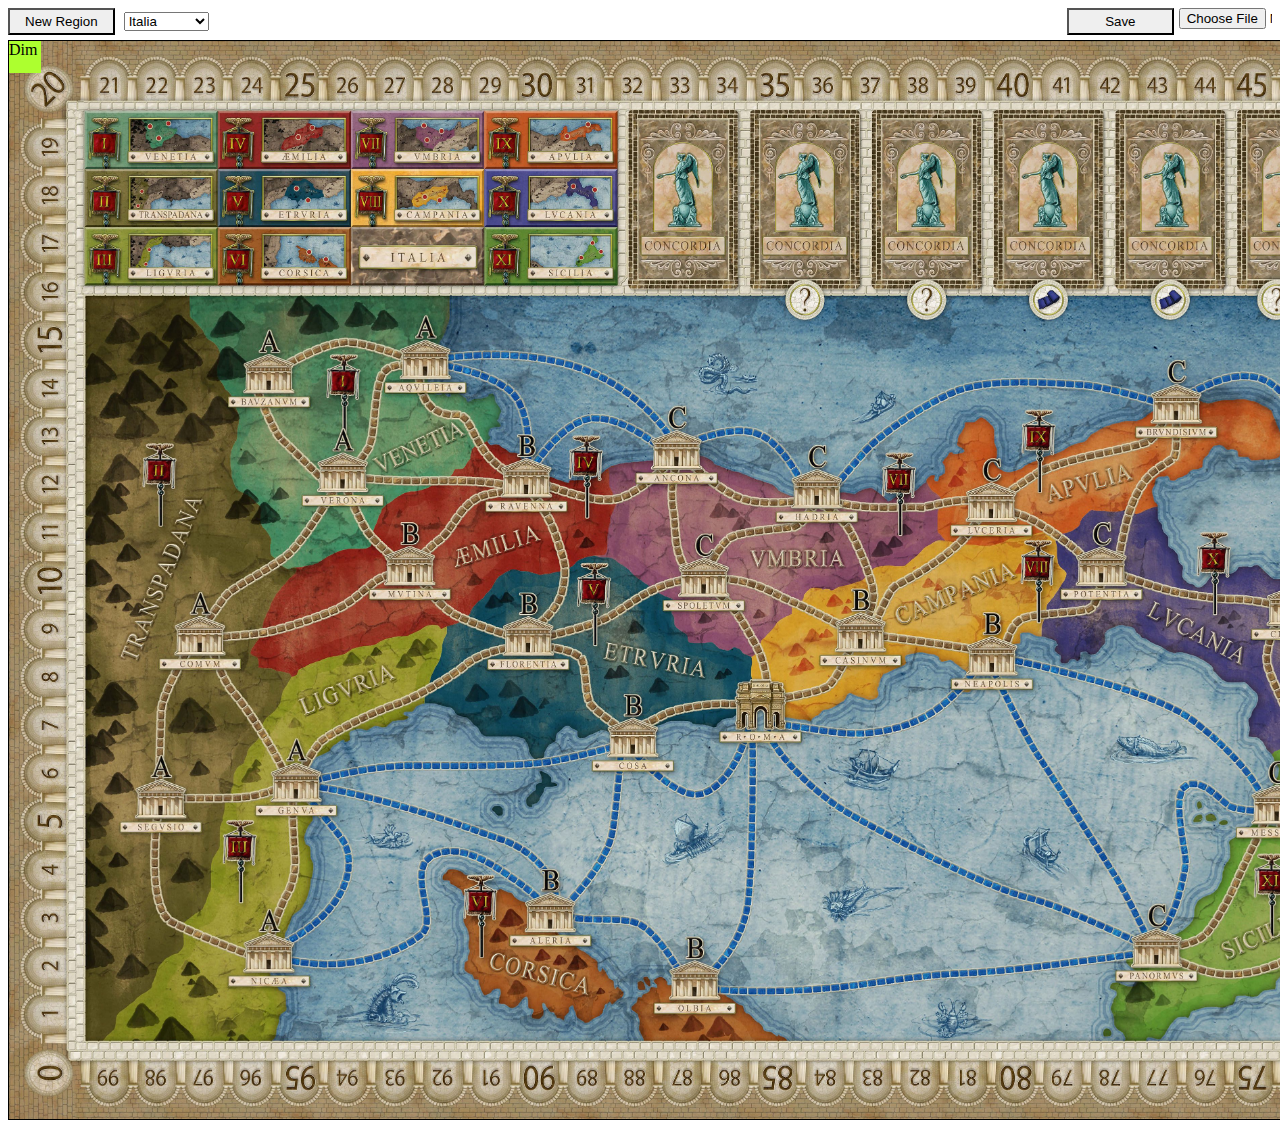
<file: ui/editor/editor.html>
<!DOCTYPE html>
<html>
<head>
<style>

.container {
  position: relative;
  width: 1920px;
  height: 1080px;
  background-position: top left;
  background-repeat: no-repeat;
  background-size: contain;
  box-sizing: border-box;
  border: 1px solid black;
}

.component {
  display: inline-block;
  position: absolute;
  z-index: 1;
}

.partial {
  border: 5px solid red !important;
}

.controls {
  position: absolute;
  display: flex;
  flex-direction: column;
  left: 30px;
  padding-left: 5px;
  width: 7em;
  z-index: 2;
  background-color: white;
  border: 1px solid black;
  padding: 0.5em;
}

.market {
  width: 32px;
  height: 32px;
  background-color: greenyellow;
}


.region {
  width:  32px;
  height: 32px;
}

input {
  margin-bottom: 5px;
  height: 2em;
  width: 7em;
  z-index: 2;
}

button {
  z-index: 2;
  width: 8em;
  height: 2em;
  margin-bottom: 5px;
  margin-right: 5px;
  cursor: pointer;
  background-position: center;
  background-repeat: no-repeat;
}

.city {
  width: 64px;
  height: 72px;
  text-align: center;
}

.selected {
  border: 10px solid black;
}

.edge {
  width:  32px;
  height: 32px;
}

.non-stop {
  border: 5px dashed black !important;
}

.Ship {
  background-image: url("ship.svg");
}

.Person {
  background-image: url("person.svg");
}

.highlight {
  box-shadow: 0px 0px 10px white;
  cursor: pointer;
}

</style>
<script>
let state = {
  map: "Italia",
  next_region: 0,
  next_city: 0,
  next_edge: 0,
  region: {}, city: {}, edge: {},
  loc: { region: {}, city: {}, edge: {}, market: {} }
}

function get(ty,i) {
  return document.getElementById(ty + "_" + i)
}

function newContainer() {
  const dom = document.createElement("div")
  dom.style.backgroundImage = "url(\"../maps/" + state.map + ".jpg\")"

  dom.setAttribute("id","container")
  dom.classList.add("container")
  dom.addEventListener("dragover",(ev) => ev.preventDefault())
  dom.addEventListener("drop",(ev) => {
    ev.preventDefault()
    const me = dom.getBoundingClientRect()
    const [id,x,y,ty] = JSON.parse(ev.dataTransfer.getData("application/json"))
    const el = get(ty,id)
    const new_left = ev.clientX - me.x - x
    const new_top  =  ev.clientY - me.y - y
    el.style.left = new_left + 'px'
    el.style.top = new_top + 'px'
    state.loc[ty][id] = [ new_left, new_top ]
  })
  document.getElementById("body").appendChild(dom)
}

function draggable(id,ty,dom) {
  dom.addEventListener("dragstart",(ev) => {
    ev.dataTransfer.setData("application/json",
      JSON.stringify([ id, ev.offsetX, ev.offsetY, ty ]))
  })
  dom.setAttribute("draggable","true")
}

let question = null

function ask(ty,f) {
  question = { type: ty, fun: f }
  for (const i in state[ty]) get(ty,i).classList.add("highlight")
}

function clearQuestion(ty) {
  question = null
  for (const i in state[ty]) {
    get(ty,i).classList.remove("highlight")
  }
}


function newComponent(id,ty) {
  const dom = document.createElement("div")
  dom.setAttribute("id", ty + "_" + id)
  dom.classList.add("component")
  dom.classList.add(ty)
  dom.style.position = "absolute"
  draggable(id,ty,dom)
  const controls = document.createElement("div")
  controls.classList.add("controls")
  controls.style.display = "none"
  let inMenu = false
  let timeout = null
  dom.addEventListener("mouseenter",() => {
    if (question === null) {
      const [x,y] = state.loc[ty][id]
      controls.style.left = x + 34 + "px"
      controls.style.top = y + "px"
      controls.style.display = "inline-block"
    }
  })
  dom.addEventListener("mouseleave",() => {
    timeout = setTimeout(() => {
      if (!inMenu) controls.style.display = "none"
    }, 500)
  })
  controls.addEventListener("mouseenter",() => {
    inMenu = true
  })
  controls.addEventListener("mouseleave",() => {
    clearTimeout(timeout)
    controls.style.display = "none"
    inMenu = false
  })
  dom.addEventListener("click",() => {
    if (question === null || question.type !== ty) return
    question.fun(id)
    clearQuestion(ty)
  })

  if (state.loc[ty] === undefined) state.loc[ty] = {}
  const loc = state.loc[ty][id]
  if (loc === undefined) {
    const l = state.loc[ty][id - 1]
    state.loc[ty][id] = l === undefined? [0,0] : [l[0] + 32, l[1]]
  }
  const [x,y] = state.loc[ty][id]
  dom.style.left = x + "px"
  dom.style.top = y + "px"

  const cont = document.getElementById("container")
  cont.appendChild(dom)
  cont.appendChild(controls)
  return [dom,controls]
}

function newRegion(exist) {
  const id = exist === undefined? state.next_region++ : exist
  const [dom,controls] = newComponent(id, "region")
  dom.setAttribute("id", "region_" + id)

  function updateColor(color) {
    dom.style.backgroundColor = color
    state.region[id] = color
    console.log(state)
    for (const i in state.city) {
      const c = state.city[i]
      if (c.cityRegion !== id) {
        continue
      }
      get("city", i).style.backgroundColor = color
    }
  }
  if (exist === undefined) {
    updateColor("#f00")
  } else {
    dom.style.backgroundColor = state.region[id]
  }
  const colorEdit = document.createElement("input")
  colorEdit.setAttribute("title", "Change color.")
  colorEdit.addEventListener("keydown",(ev) => {
    if (ev.key === "Enter") updateColor(colorEdit.value)
  })
  controls.appendChild(colorEdit)

  const button = document.createElement("button")
  button.setAttribute("title", "Add a new city to this region.")
  button.style.backgroundImage = "url(\"city.svg\")"
  button.addEventListener("click", () => newCity({ cityTile: "A", cityRegion: id }))
  controls.appendChild(button)
}

function newCity(info, exist) {
  const id = exist === undefined? state.next_city++ : exist
  const [dom,controls] = newComponent(id, "city")

  function update(newInfo) {
    state.city[id] = newInfo
    dom.textContent = newInfo.cityTile
    dom.style.backgroundColor = state.region[newInfo.cityRegion]
  }
  update(info)
  function updateLetter(l) { update({ ...state.city[id], cityTile: l }) }
  function updateRegion(r) { update({ ...state.city[id], cityRegion: r }) }


  const letter = document.createElement("input")
  letter.setAttribute("title", "Change setup letter.")
  letter.addEventListener("keydown",(ev) => {
    if (ev.key === "Enter") updateLetter(letter.value)
  })
  controls.appendChild(letter)

  const button = document.createElement("button")
  button.textContent = "Change Region"
  button.addEventListener("click", () => ask("region", updateRegion))
  controls.appendChild(button)

  const makeLand = document.createElement("button")
  makeLand.setAttribute("title", "Make a new land path.")
  makeLand.classList.add("Person")
  makeLand.addEventListener("click", () => newEdge("Person", id))
  controls.appendChild(makeLand)

  const makeWater = document.createElement("button")
  makeWater.setAttribute("title", "Make a new water route.")
  makeWater.classList.add("Ship")
  makeWater.addEventListener("click", () => newEdge("Ship", id))
  controls.appendChild(makeWater)
}

function newEdge(ty, from, to, stop, exist) {
  const id = exist === undefined? state.next_edge++ : exist
  const [dom,controls] = newComponent(id, "edge")
  dom.classList.add(ty)


  state.edge[id] = { pathWorker: ty,
                     pathCanStop: stop === undefined? true : stop,
                     pathFrom: from,
                     pathTo: to === undefined? from : to }
  if (state.edge[id].pathFrom === state.edge[id].pathTo) {
    dom.classList.add("partial")
  }
  if (!state.edge[id].pathCanStop) {
    dom.classList.add("non-stop")
  }
  function update(what) {
    return (c) => {
      state.edge[id][what] = c
      if (state.edge[id].pathFrom === state.edge[id].pathTo) {
        dom.classList.add("partial")
      } else {
        dom.classList.remove("partial")
      }
      if (!state.edge[id].pathCanStop) {
        dom.classList.add("non-stop")
      } else {
        dom.classList.remove("non-stop")
      }
    }
  }

  dom.addEventListener("mouseenter",() => {
    console.log("enter", state.edge[id].pathFrom)
    get("city",state.edge[id].pathFrom).classList.add("selected")
    get("city",state.edge[id].pathTo).classList.add("selected")
  })
  dom.addEventListener("mouseleave",() => {
    get("city",state.edge[id].pathFrom).classList.remove("selected")
    get("city",state.edge[id].pathTo).classList.remove("selected")
  })

  const changeFrom = document.createElement("button")
  changeFrom.textContent = "Change City 1"
  changeFrom.addEventListener("click", () => ask("city", update("pathFrom")))
  controls.appendChild(changeFrom)

  const changeTo = document.createElement("button")
  changeTo.textContent = "Change City 2"
  changeTo.addEventListener("click", () => ask("city", update("pathTo")))
  controls.appendChild(changeTo)

  const canStop = document.createElement("input")
  canStop.setAttribute("type","checkbox")
  canStop.checked = state.edge[id].pathCanStop
  addEventListener("change", () => update("pathCanStop")(canStop.checked))
  controls.appendChild(canStop)

  const del = document.createElement("button")
  del.textContent = "Delete"
  del.addEventListener("click", () => {
    delete state.edge[id]
    delete state.loc.edge[id]
    dom.remove()
  })
  controls.appendChild(del)
}

function download() {
  const data = "data:text/json;charset=utf-8," + encodeURIComponent(JSON.stringify(state,null,2))
  const button = document.createElement('a')
  button.setAttribute("href", data)
  button.setAttribute("download", state.map + ".json")
  document.body.appendChild(button)
  button.click()
  button.remove()
}

function setupMarket() {
  const [dom1,menu1] = newComponent("TL","market")
  dom1.textContent = "Loc"
  const [dom2,menu2] = newComponent("BR","market")
  dom2.textContent = "Dim"
}

function setupLoad() {
  const dom = document.getElementById("load")
  dom.addEventListener("change",() => {
    if (dom.files.length === 1) {
      const file = dom.files[0]
      const reader = new FileReader()
      reader.addEventListener("load", () => {
        state = JSON.parse(reader.result)
        document.getElementById("container").remove()
        newContainer()
        setupMarket()
        for (const i in state.region) {
          newRegion(Number(i))
        }
        for (const i0 in state.city) {
          const i = Number(i0)
          const city = state.city[i]
          newCity(city,i)
        }
        for (const i0 in state.edge) {
          const i = Number(i0)
          const edge = state.edge[i]
          newEdge(edge.pathWorker, edge.pathFrom, edge.pathTo, edge.pathCanStop, i)
        }

      })
      reader.readAsText(file)
    }
  })  
}

function setupMap() {
  const dom = document.getElementById("map")
  dom.addEventListener("change",() => {
    state.map = dom.value
    const cont = document.getElementById("container")
    cont.style.backgroundImage = "url(\"../maps/" + dom.value + ".jpg\")"
  })
}

</script>
</head>
<body id="body">
<div>
<button onclick="newRegion()">New Region</button>
<select id="map">
  <option selected value="Italia">Italia</option>
  <option value="Byzantium">Byzantium</option>
  <option value="Balearica">Balearica</option>
  <option value="Britannia">Britannia</option>
  <option value="Corsica">Corsica</option>
  <option value="Crete">Crete</option>
  <option value="Cyprus">Cyprus</option>
  <option value="Egypt">Egypt</option>
  <option value="Gallia">Gallia</option>
  <option value="Germania">Germania</option>
  <option value="Hellas">Hellas</option>
  <option value="Hispania">Hispania</option>
  <option value="Imperium">Imperium</option>
  <option value="Ionium">Ionium</option>
  <option value="Roma">Roma</option>
  <option value="Sicilia">Sicilia</option>
</select>
<input style="float:right" type="file" id="load" accept=".json" />
<button style="float:right" onclick="download()">Save</button>
</div>

<script>
setupLoad()
setupMap()
newContainer()
setupMarket()
</script>
</body>
</html>
</file>
